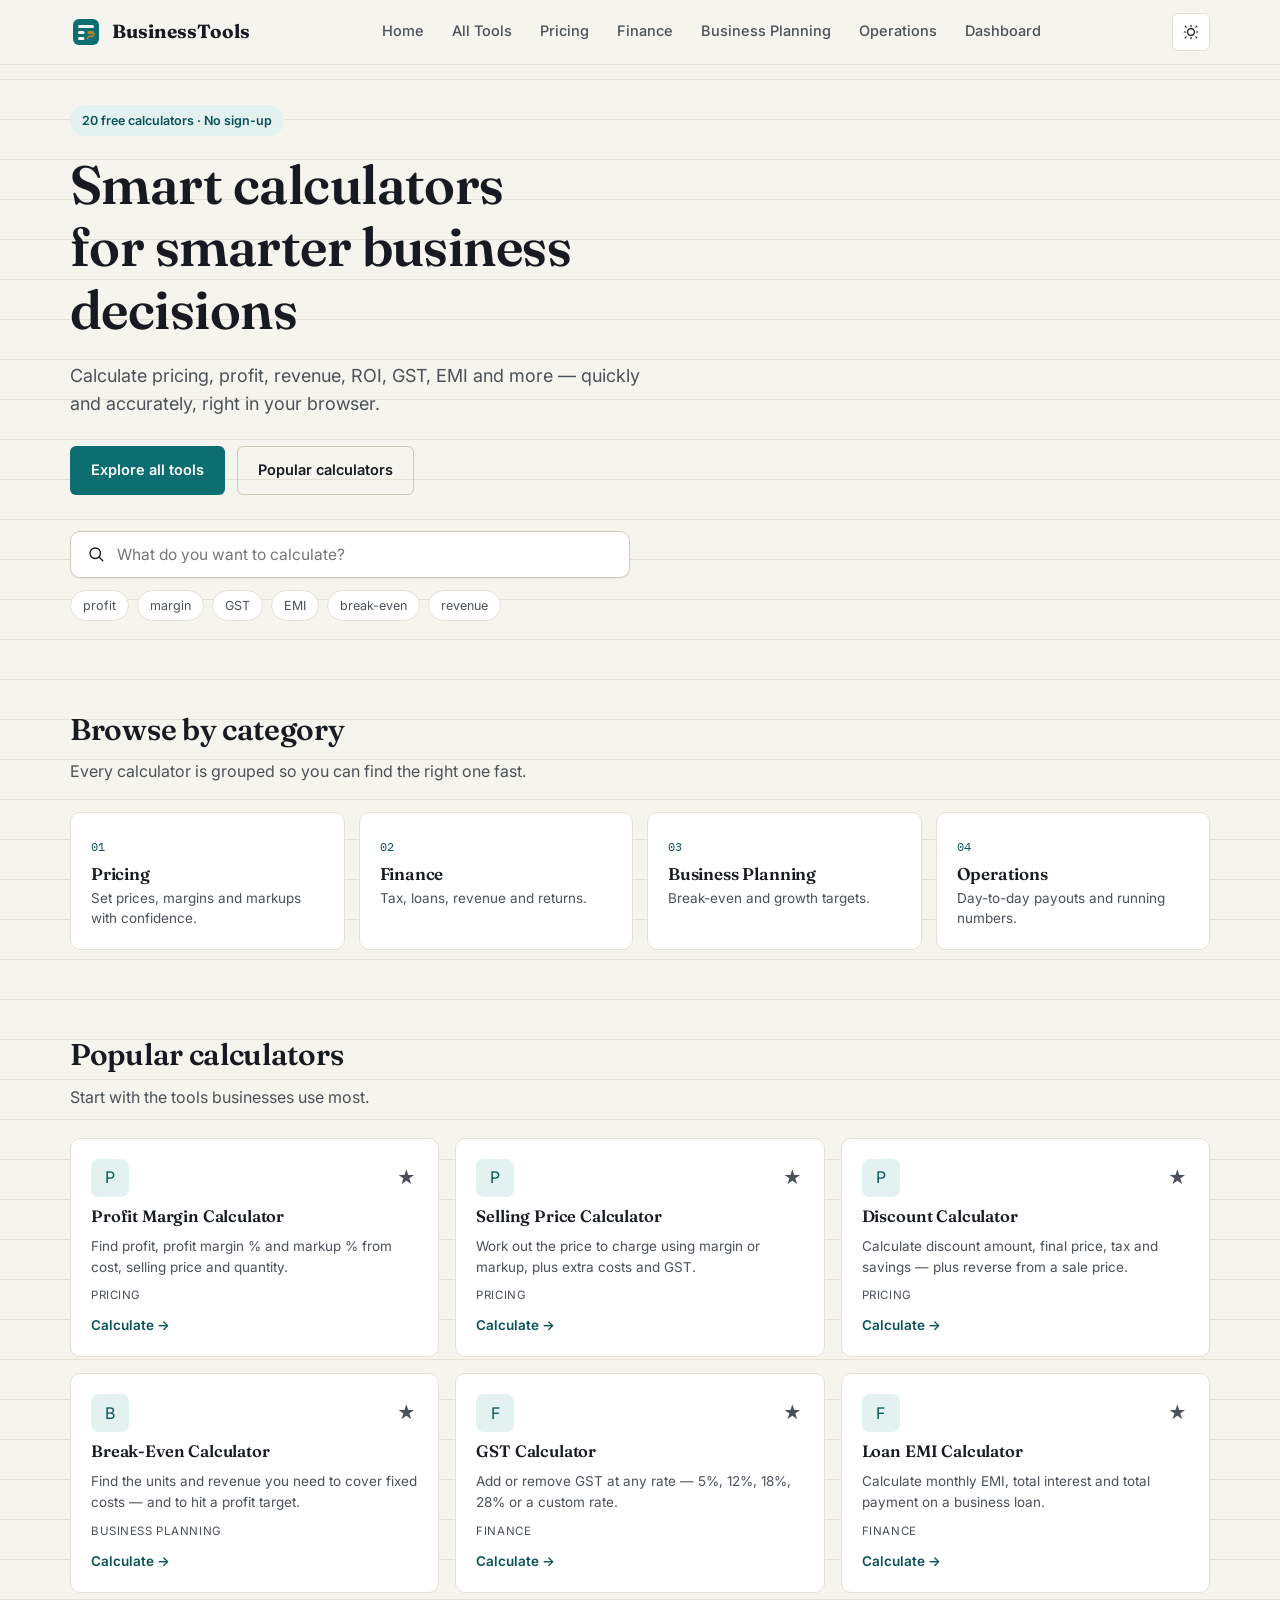
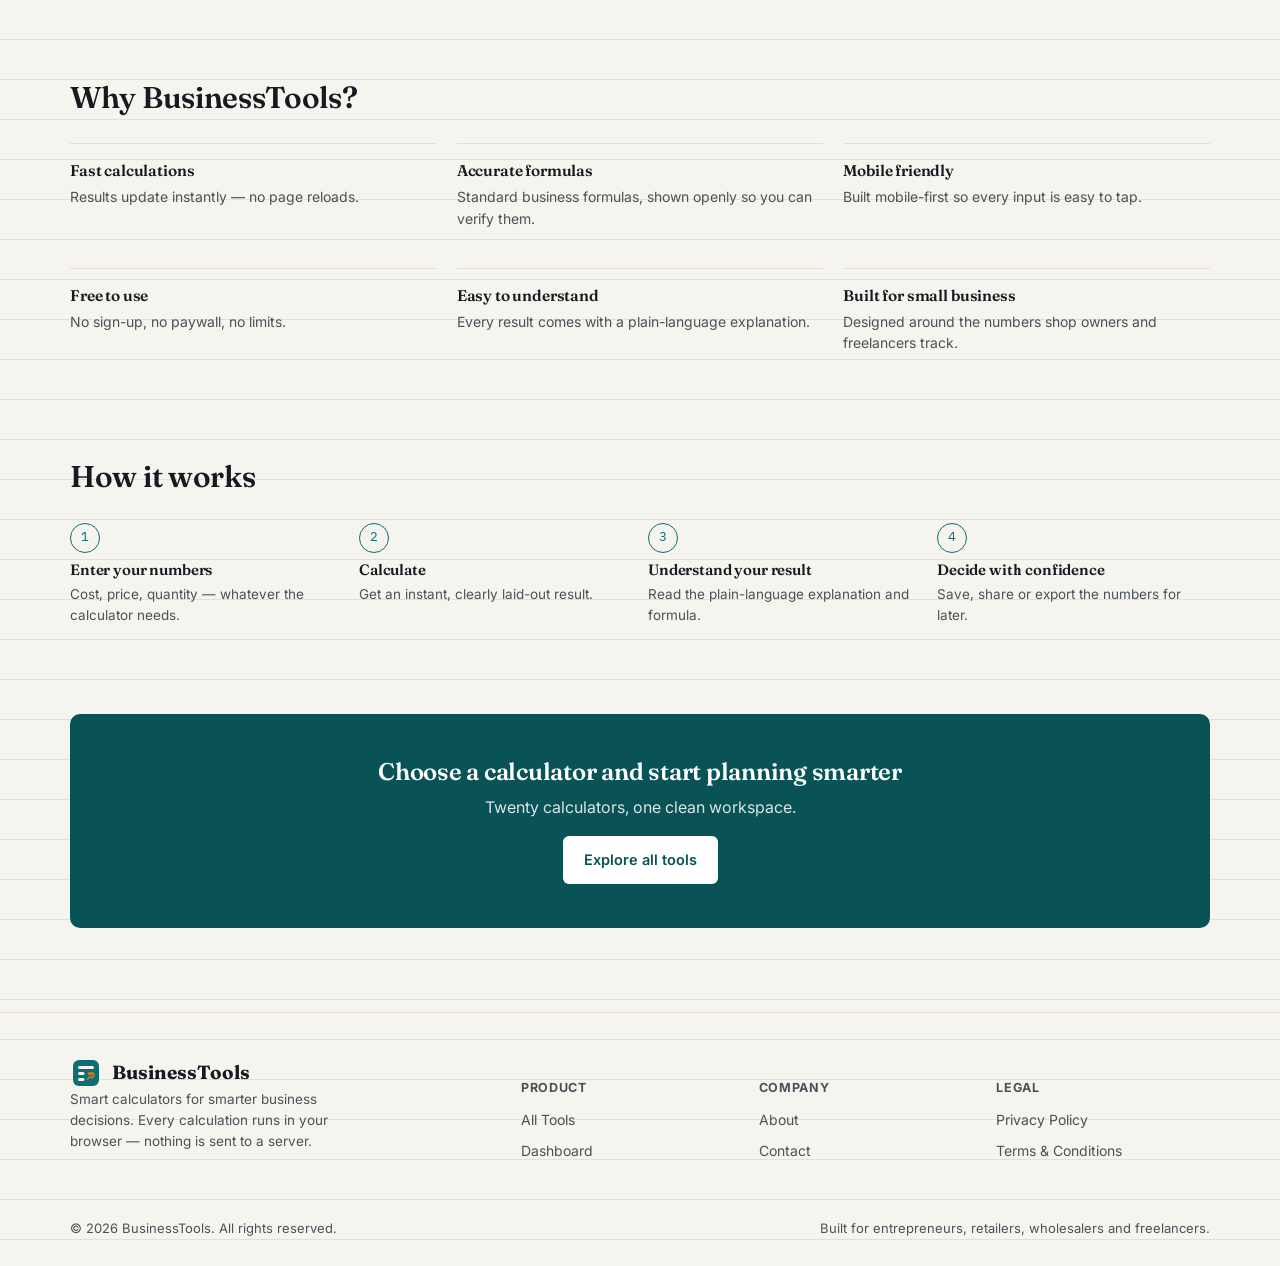
<file: index.html>
<!doctype html>
<html lang="en">
<head>
<meta charset="UTF-8">
<meta name="viewport" content="width=device-width, initial-scale=1, viewport-fit=cover"> 
<title>BusinessTools — Smart Calculators for Smarter Business Decisions</title>
<meta name="description" content="Free business calculators for pricing, profit, GST, EMI, break-even, revenue and ROI. Fast, accurate, mobile-friendly — no sign-up required.">
<meta name="theme-color" content="#0D6E72">
<link rel="icon" href="data:image/svg+xml,%3Csvg xmlns='http://www.w3.org/2000/svg' viewBox='0 0 32 32'%3E%3Crect x='3' y='3' width='26' height='26' rx='6' fill='%230D6E72'/%3E%3Crect x='8' y='9' width='16' height='3' rx='1.5' fill='%23F6F4EE'/%3E%3Crect x='8' y='15' width='6.5' height='3' rx='1.5' fill='%23F6F4EE'/%3E%3Crect x='17.5' y='15' width='6.5' height='3' rx='1.5' fill='%23B9812C'/%3E%3Crect x='8' y='21' width='6.5' height='3' rx='1.5' fill='%23F6F4EE'/%3E%3Cpath d='M17.5 22.3L20.3 19.3L22 21L24.5 17.8' stroke='%23B9812C' stroke-width='1.6' stroke-linecap='round' stroke-linejoin='round' fill='none'/%3E%3C/svg%3E">
<link rel="preconnect" href="https://fonts.googleapis.com">
<link rel="preconnect" href="https://fonts.gstatic.com" crossorigin>
<link href="https://fonts.googleapis.com/css2?family=Fraunces:wght@500;600;700&family=Inter:wght@400;500;600;700&family=IBM+Plex+Mono:wght@500;600&display=swap" rel="stylesheet">
<link rel="stylesheet" href="style.css">
</head>
<body class="ledger-bg">

<header class="site-header">
  <div class="container">
    <a class="brand" href="#/">
      <svg class="brand-mark" viewBox="0 0 32 32" fill="none" xmlns="http://www.w3.org/2000/svg" aria-hidden="true">
        <rect x="3" y="3" width="26" height="26" rx="6" fill="#0D6E72"/>
        <rect x="8" y="9" width="16" height="3" rx="1.5" fill="#F6F4EE"/>
        <rect x="8" y="15" width="6.5" height="3" rx="1.5" fill="#F6F4EE"/>
        <rect x="17.5" y="15" width="6.5" height="3" rx="1.5" fill="#B9812C"/>
        <rect x="8" y="21" width="6.5" height="3" rx="1.5" fill="#F6F4EE"/>
        <path d="M17.5 22.3L20.3 19.3L22 21L24.5 17.8" stroke="#B9812C" stroke-width="1.6" stroke-linecap="round" stroke-linejoin="round"/>
      </svg>
      <span class="brand-name">BusinessTools</span>
    </a>
    <nav class="nav-main" aria-label="Primary">
      <a href="#/" data-nav="/">Home</a>
      <a href="#/tools" data-nav="/tools">All Tools</a>
      <a href="#/tools/pricing" data-nav="">Pricing</a>
      <a href="#/tools/finance" data-nav="">Finance</a>
      <a href="#/tools/business-planning" data-nav="">Business Planning</a>
      <a href="#/tools/operations" data-nav="">Operations</a>
      <a href="#/dashboard" data-nav="/dashboard">Dashboard</a>
    </nav>
    <div class="header-actions">
      <button class="icon-btn" id="theme-toggle" aria-label="Toggle dark mode">
        <svg width="18" height="18" viewBox="0 0 24 24" fill="none" aria-hidden="true"><path d="M12 3v2M12 19v2M4.2 4.2l1.4 1.4M18.4 18.4l1.4 1.4M3 12h2M19 12h2M4.2 19.8l1.4-1.4M18.4 5.6l1.4-1.4" stroke="currentColor" stroke-width="1.6" stroke-linecap="round"/><circle cx="12" cy="12" r="4.5" stroke="currentColor" stroke-width="1.6"/></svg>
      </button>
      <button class="icon-btn mobile-menu-btn" id="mobile-open" aria-label="Open menu">
        <svg width="18" height="18" viewBox="0 0 24 24" fill="none" aria-hidden="true"><path d="M3 6h18M3 12h18M3 18h18" stroke="currentColor" stroke-width="1.8" stroke-linecap="round"/></svg>
      </button>
    </div>
  </div>
</header>

<div class="mobile-nav" id="mobile-menu">
  <div class="close-row">
    <a class="brand" href="#/"><span class="brand-name">BusinessTools</span></a>
    <button class="icon-btn" id="mobile-close" aria-label="Close menu">
      <svg width="18" height="18" viewBox="0 0 24 24" fill="none" aria-hidden="true"><path d="M6 6l12 12M18 6L6 18" stroke="currentColor" stroke-width="1.8" stroke-linecap="round"/></svg>
    </button>
  </div>
  <a href="#/">Home</a>
  <a href="#/tools">All Tools</a>
  <a href="#/tools/pricing">Pricing</a>
  <a href="#/tools/finance">Finance</a>
  <a href="#/tools/business-planning">Business Planning</a>
  <a href="#/tools/operations">Operations</a>
  <a href="#/dashboard">Dashboard</a>
  <a href="#/about">About</a>
  <a href="#/contact">Contact</a>
  <a href="#/privacy-policy">Privacy Policy</a>
  <a href="#/terms">Terms &amp; Conditions</a>
</div>

<main>
  <nav class="breadcrumb container" id="breadcrumb" aria-label="Breadcrumb"></nav>
  <div id="view-root" class="container"></div>
</main>

<footer class="site-footer">
  <div class="container">
    <div class="footer-grid">
      <div class="footer-brand">
        <a class="brand" href="#/">
          <svg class="brand-mark" viewBox="0 0 32 32" fill="none" xmlns="http://www.w3.org/2000/svg" aria-hidden="true"><rect x="3" y="3" width="26" height="26" rx="6" fill="#0D6E72"/><rect x="8" y="9" width="16" height="3" rx="1.5" fill="#F6F4EE"/><rect x="8" y="15" width="6.5" height="3" rx="1.5" fill="#F6F4EE"/><rect x="17.5" y="15" width="6.5" height="3" rx="1.5" fill="#B9812C"/><rect x="8" y="21" width="6.5" height="3" rx="1.5" fill="#F6F4EE"/><path d="M17.5 22.3L20.3 19.3L22 21L24.5 17.8" stroke="#B9812C" stroke-width="1.6" stroke-linecap="round" stroke-linejoin="round"/></svg>
          <span class="brand-name">BusinessTools</span>
        </a>
        <p>Smart calculators for smarter business decisions. Every calculation runs in your browser — nothing is sent to a server.</p>
      </div>
      <div class="footer-col">
        <h5>Product</h5>
        <a href="#/tools">All Tools</a>
        <a href="#/dashboard">Dashboard</a>
      </div>
      <div class="footer-col">
        <h5>Company</h5>
        <a href="#/about">About</a>
        <a href="#/contact">Contact</a>
      </div>
      <div class="footer-col">
        <h5>Legal</h5>
        <a href="#/privacy-policy">Privacy Policy</a>
        <a href="#/terms">Terms &amp; Conditions</a>
      </div>
    </div>
    <div class="footer-bottom">
      <span>© 2026 BusinessTools. All rights reserved.</span>
      <span>Built for entrepreneurs, retailers, wholesalers and freelancers.</span>
    </div>
  </div>
</footer>

<script src="script.js"></script>
</body>
</html>
</file>
<file: style.css>
/* ============================================================
   BusinessTools — Design System
   Signature: ledger-ruled surfaces + tabular monospace figures.
   Palette: warm paper / deep teal signal / amber growth tick.
   Type: Fraunces (display) + Inter (UI) + IBM Plex Mono (figures)
   ============================================================ */

:root{
  --paper:#F6F4EE;
  --surface:#FFFFFF;
  --ink:#171B21;
  --ink-soft:#4B5158;
  --line:#E4E0D6;
  --line-strong:#CFC9BA;
  --teal:#0D6E72;
  --teal-deep:#095357;
  --teal-tint:#E4F1F1;
  --amber:#B9812C;
  --amber-tint:#F7ECDA;
  --danger:#AD3B2A;
  --danger-tint:#F8E9E5;
  --success:#1E7E4F;
  --success-tint:#E4F3EA;
  --radius:10px;
  --radius-sm:6px;
  --shadow:0 1px 2px rgba(23,27,33,0.06);
  --shadow-md:0 4px 16px rgba(23,27,33,0.08);
  --font-display:'Fraunces',Georgia,serif;
  --font-body:'Inter',-apple-system,BlinkMacSystemFont,'Segoe UI',sans-serif;
  --font-mono:'IBM Plex Mono',ui-monospace,SFMono-Regular,Menlo,monospace;
  --max-w:1180px;
}

[data-theme="dark"]{
  --paper:#12151B;
  --surface:#1A1F27;
  --ink:#F1EFE9;
  --ink-soft:#A9AFB8;
  --line:#2B313B;
  --line-strong:#3A414D;
  --teal:#3FB6BA;
  --teal-deep:#2C8F92;
  --teal-tint:#173235;
  --amber:#E0AC5C;
  --amber-tint:#2E2717;
  --danger:#E58A78;
  --danger-tint:#33201C;
  --success:#5FCB8E;
  --success-tint:#17301F;
  --shadow:0 1px 2px rgba(0,0,0,0.3);
  --shadow-md:0 8px 24px rgba(0,0,0,0.35);
}

*{box-sizing:border-box;}
html{-webkit-text-size-adjust:100%;}
body{
  margin:0;
  background:var(--paper);
  color:var(--ink);
  font-family:var(--font-body);
  font-size:16px;
  line-height:1.55;
  -webkit-font-smoothing:antialiased;
}
img{max-width:100%;display:block;}
a{color:inherit;}
h1,h2,h3,h4{font-family:var(--font-display);font-weight:600;line-height:1.15;margin:0 0 .4em;letter-spacing:-0.01em;}
p{margin:0 0 1em;color:var(--ink-soft);}
button,input,select,textarea{font-family:inherit;font-size:inherit;color:inherit;}
:focus-visible{outline:2px solid var(--teal);outline-offset:2px;}
.container{max-width:var(--max-w);margin:0 auto;padding:0 20px;}
.mono{font-family:var(--font-mono);font-variant-numeric:tabular-nums;}

/* ---------- Ledger rule texture (signature element) ---------- */
.ledger-bg{
  background-image:repeating-linear-gradient(
    to bottom, transparent 0 39px, var(--line) 39px 40px
  );
}
.ledger-tick{
  position:relative;padding-left:14px;
}
.ledger-tick::before{
  content:"";position:absolute;left:0;top:2px;bottom:2px;width:3px;
  background:var(--teal);border-radius:2px;
}
.ledger-tick--amber::before{background:var(--amber);}
.ledger-tick--danger::before{background:var(--danger);}

/* ---------- Header ---------- */
.site-header{
  position:sticky;top:0;z-index:50;
  background:var(--paper);
  border-bottom:1px solid var(--line);
}
.site-header .container{
  display:flex;align-items:center;justify-content:space-between;
  height:64px;
}
.brand{display:flex;align-items:center;gap:10px;text-decoration:none;}
.brand-mark{width:32px;height:32px;flex:0 0 auto;}
.brand-name{font-family:var(--font-display);font-weight:700;font-size:19px;color:var(--ink);}
.nav-main{display:flex;align-items:center;gap:28px;}
.nav-main a{
  text-decoration:none;font-size:14.5px;font-weight:500;color:var(--ink-soft);
  padding:6px 0;border-bottom:2px solid transparent;
}
.nav-main a:hover,.nav-main a.active{color:var(--ink);border-bottom-color:var(--teal);}
.header-actions{display:flex;align-items:center;gap:10px;}
.icon-btn{
  width:38px;height:38px;border-radius:var(--radius-sm);border:1px solid var(--line);
  background:var(--surface);display:flex;align-items:center;justify-content:center;
  cursor:pointer;color:var(--ink);
}
.icon-btn:hover{border-color:var(--line-strong);}
.mobile-menu-btn{display:none;}

/* Mobile nav */
.mobile-nav{
  display:none;position:fixed;inset:0;z-index:60;background:var(--paper);
  padding:20px;overflow-y:auto;
}
.mobile-nav.open{display:block;}
.mobile-nav .close-row{display:flex;justify-content:space-between;align-items:center;margin-bottom:24px;}
.mobile-nav a{display:block;padding:14px 4px;font-size:17px;text-decoration:none;color:var(--ink);border-bottom:1px solid var(--line);}
.mobile-nav .cat-label{font-size:12px;text-transform:uppercase;letter-spacing:.08em;color:var(--ink-soft);margin:18px 0 4px;}

@media(max-width:860px){
  .nav-main{display:none;}
  .mobile-menu-btn{display:flex;}
}

/* ---------- Buttons ---------- */
.btn{
  display:inline-flex;align-items:center;justify-content:center;gap:8px;
  padding:12px 20px;border-radius:var(--radius-sm);font-weight:600;font-size:14.5px;
  text-decoration:none;cursor:pointer;border:1px solid transparent;transition:transform .04s ease;
  min-height:44px;
}
.btn:active{transform:scale(0.98);}
.btn-primary{background:var(--teal);color:#fff;}
.btn-primary:hover{background:var(--teal-deep);}
.btn-outline{background:transparent;border-color:var(--line-strong);color:var(--ink);}
.btn-outline:hover{border-color:var(--teal);color:var(--teal);}
.btn-ghost{background:transparent;color:var(--ink-soft);border:none;}
.btn-ghost:hover{color:var(--ink);}
.btn-sm{padding:8px 14px;font-size:13px;min-height:36px;}
.btn-block{width:100%;}
.btn:disabled{opacity:.5;cursor:not-allowed;}

/* ---------- Hero ---------- */
.hero{padding:64px 0 48px;position:relative;}
.hero-eyebrow{
  display:inline-flex;align-items:center;gap:6px;font-size:12.5px;font-weight:600;
  color:var(--teal-deep);background:var(--teal-tint);padding:6px 12px;border-radius:99px;margin-bottom:18px;
}
.hero h1{font-size:clamp(32px,5.5vw,54px);max-width:14ch;}
.hero .lede{font-size:18px;max-width:52ch;margin-bottom:28px;}
.hero-actions{display:flex;gap:12px;flex-wrap:wrap;margin-bottom:36px;}

.search-box{
  display:flex;align-items:center;gap:10px;background:var(--surface);
  border:1px solid var(--line-strong);border-radius:var(--radius);
  padding:12px 16px;max-width:560px;box-shadow:var(--shadow);position:relative;
}
.search-box input{flex:1;border:none;background:transparent;font-size:15.5px;outline:none;}
.search-hints{display:flex;gap:8px;flex-wrap:wrap;margin-top:12px;}
.chip{
  font-size:12.5px;padding:5px 12px;border-radius:99px;background:var(--surface);
  border:1px solid var(--line);cursor:pointer;color:var(--ink-soft);
}
.chip:hover{border-color:var(--teal);color:var(--teal-deep);}
.search-results{
  position:absolute;top:calc(100% + 8px);left:0;right:0;background:var(--surface);
  border:1px solid var(--line-strong);border-radius:var(--radius);box-shadow:var(--shadow-md);
  z-index:40;max-height:340px;overflow-y:auto;display:none;
}
.search-results.open{display:block;}
.search-results a{
  display:flex;justify-content:space-between;gap:8px;padding:12px 16px;text-decoration:none;
  color:var(--ink);border-bottom:1px solid var(--line);font-size:14.5px;
}
.search-results a:last-child{border-bottom:none;}
.search-results a:hover{background:var(--paper);}
.search-results .cat{color:var(--ink-soft);font-size:12px;}
.search-empty{padding:16px;color:var(--ink-soft);font-size:14px;}

/* ---------- Sections ---------- */
section{padding:44px 0;}
.section-head{margin-bottom:28px;}
.section-head h2{font-size:clamp(22px,3vw,30px);}
.section-head .sub{color:var(--ink-soft);max-width:56ch;}

/* Categories */
.cat-grid{display:grid;grid-template-columns:repeat(4,1fr);gap:14px;}
.cat-card{
  background:var(--surface);border:1px solid var(--line);border-radius:var(--radius);
  padding:20px;text-decoration:none;color:var(--ink);transition:border-color .12s;
}
.cat-card:hover{border-color:var(--teal);}
.cat-card .n{font-family:var(--font-mono);font-size:12px;color:var(--teal-deep);}
.cat-card h3{font-size:17px;margin:6px 0 4px;}
.cat-card p{font-size:13.5px;margin:0;}

/* Calculator cards */
.tool-grid{display:grid;grid-template-columns:repeat(3,1fr);gap:16px;}
.tool-card{
  background:var(--surface);border:1px solid var(--line);border-radius:var(--radius);
  padding:20px;text-decoration:none;color:var(--ink);display:flex;flex-direction:column;gap:10px;
  transition:border-color .12s, transform .12s;
}
.tool-card:hover{border-color:var(--teal);transform:translateY(-2px);}
.tool-icon{
  width:38px;height:38px;border-radius:8px;background:var(--teal-tint);color:var(--teal-deep);
  display:flex;align-items:center;justify-content:center;
}
.tool-card h3{font-size:16.5px;margin:0;}
.tool-card p{font-size:13.5px;margin:0;flex:1;}
.tool-card .cat-tag{font-size:11.5px;color:var(--ink-soft);text-transform:uppercase;letter-spacing:.05em;}
.tool-card .go{font-size:13.5px;font-weight:600;color:var(--teal-deep);}
.fav-btn{
  position:relative;margin-left:auto;background:none;border:none;cursor:pointer;color:var(--ink-soft);
  font-size:18px;line-height:1;padding:2px;
}
.fav-btn.active{color:var(--amber);}

/* Why / How */
.why-grid{display:grid;grid-template-columns:repeat(3,1fr);gap:20px;}
.why-item{padding:18px 0;border-top:1px solid var(--line);}
.why-item h4{font-size:15.5px;}
.why-item p{font-size:14px;margin:0;}
.how-steps{display:grid;grid-template-columns:repeat(4,1fr);gap:16px;counter-reset:step;}
.how-step{position:relative;padding-top:38px;}
.how-step::before{
  counter-increment:step;content:counter(step);
  font-family:var(--font-mono);font-size:13px;color:var(--teal);
  position:absolute;top:0;left:0;width:28px;height:28px;border:1px solid var(--teal);border-radius:50%;
  display:flex;align-items:center;justify-content:center;
}
.how-step h4{font-size:15px;}
.how-step p{font-size:13.5px;margin:0;}

.cta-band{
  background:var(--teal-deep);color:#fff;border-radius:var(--radius);
  padding:44px 32px;text-align:center;
}
.cta-band h2{color:#fff;}
.cta-band p{color:rgba(255,255,255,.85);}
.cta-band .btn-primary{background:#fff;color:var(--teal-deep);}
.cta-band .btn-primary:hover{background:var(--amber-tint);}

/* ---------- Breadcrumb ---------- */
.breadcrumb{font-size:13px;color:var(--ink-soft);padding:16px 0 0;}
.breadcrumb a{text-decoration:none;color:var(--ink-soft);}
.breadcrumb a:hover{color:var(--teal-deep);}

/* ---------- Calculator layout ---------- */
.calc-head{padding:20px 0 24px;border-bottom:1px solid var(--line);margin-bottom:28px;}
.calc-head h1{font-size:clamp(24px,4vw,32px);}
.calc-head .desc{max-width:64ch;font-size:15.5px;}
.calc-grid{display:grid;grid-template-columns:1.1fr 1fr;gap:24px;align-items:start;}
.panel{
  background:var(--surface);border:1px solid var(--line);border-radius:var(--radius);
  padding:24px;
}
.panel h2{font-size:16px;text-transform:uppercase;letter-spacing:.04em;color:var(--ink-soft);margin-bottom:18px;}
.panel-sticky{position:sticky;top:84px;}

.field{margin-bottom:18px;}
.field label{display:block;font-size:14px;font-weight:600;margin-bottom:6px;}
.field .hint{font-size:12.5px;color:var(--ink-soft);margin-bottom:6px;}
.field-error{font-size:12.5px;color:var(--danger);margin-top:6px;display:none;}
.field.invalid .field-error{display:block;}
.field.invalid input,.field.invalid select{border-color:var(--danger)!important;}

.input-wrap{position:relative;display:flex;align-items:stretch;}
.input-wrap .prefix,.input-wrap .suffix{
  display:flex;align-items:center;padding:0 12px;background:var(--paper);
  border:1px solid var(--line-strong);color:var(--ink-soft);font-size:14.5px;
}
.input-wrap .prefix{border-right:none;border-radius:var(--radius-sm) 0 0 var(--radius-sm);}
.input-wrap .suffix{border-left:none;border-radius:0 var(--radius-sm) var(--radius-sm) 0;}
.input-wrap input,.input-wrap select{
  flex:1;min-width:0;border:1px solid var(--line-strong);padding:12px 14px;border-radius:var(--radius-sm);
  background:var(--surface);font-size:15.5px;font-family:var(--font-mono);
}
.input-wrap input:focus,.input-wrap select:focus{border-color:var(--teal);}
.input-wrap .prefix + input,.input-wrap select + .suffix{border-radius:0;}
.input-wrap .prefix + input{border-radius:0 var(--radius-sm) var(--radius-sm) 0;}
select.mode-select{width:100%;padding:12px 14px;border:1px solid var(--line-strong);border-radius:var(--radius-sm);background:var(--surface);}

.mode-toggle{display:flex;border:1px solid var(--line-strong);border-radius:var(--radius-sm);overflow:hidden;margin-bottom:18px;}
.mode-toggle button{
  flex:1;padding:10px;background:var(--surface);border:none;cursor:pointer;font-size:13.5px;font-weight:600;
  color:var(--ink-soft);border-right:1px solid var(--line-strong);
}
.mode-toggle button:last-child{border-right:none;}
.mode-toggle button.active{background:var(--teal);color:#fff;}

.field-actions{display:flex;gap:10px;margin-top:22px;}

.results-empty{color:var(--ink-soft);font-size:14.5px;padding:20px 0;}
.result-hero{
  background:var(--teal-tint);border-radius:var(--radius-sm);padding:20px;margin-bottom:16px;
}
.result-hero .label{font-size:13px;color:var(--teal-deep);font-weight:600;text-transform:uppercase;letter-spacing:.04em;}
.result-hero .value{font-family:var(--font-mono);font-size:32px;font-weight:600;color:var(--ink);margin-top:4px;}
.result-hero.negative{background:var(--danger-tint);}
.result-hero.negative .label{color:var(--danger);}
.result-grid{display:grid;grid-template-columns:1fr 1fr;gap:12px;margin-bottom:18px;}
.result-item{padding:12px 0 12px 14px;border-left:2px solid var(--line);}
.result-item .label{font-size:12.5px;color:var(--ink-soft);}
.result-item .value{font-family:var(--font-mono);font-size:18px;font-weight:600;}

.result-actions{display:flex;gap:8px;flex-wrap:wrap;margin-top:12px;}

.notice{
  display:none;padding:12px 14px;border-radius:var(--radius-sm);font-size:13.5px;margin-bottom:16px;
  background:var(--danger-tint);color:var(--danger);border:1px solid var(--danger);
}
.notice.show{display:block;}

.formula-card{
  background:var(--surface);border:1px solid var(--line);border-radius:var(--radius);
  padding:22px;margin-top:24px;
}
.formula-card h2{font-size:18px;}
.formula-eq{
  font-family:var(--font-mono);background:var(--paper);border:1px solid var(--line);
  border-radius:var(--radius-sm);padding:14px 16px;font-size:14.5px;margin:10px 0;overflow-x:auto;white-space:pre;
}
.formula-vars{font-size:13.5px;}
.formula-vars li{margin-bottom:4px;color:var(--ink-soft);}

.tips-card{
  background:var(--amber-tint);border:1px solid var(--line);border-radius:var(--radius);padding:20px;margin-top:20px;
}
.tips-card h3{font-size:15px;}
.tips-card ul{margin:0;padding-left:18px;font-size:14px;color:var(--ink-soft);}
.tips-card li{margin-bottom:6px;}

.faq-item{border-bottom:1px solid var(--line);padding:14px 0;}
.faq-item summary{cursor:pointer;font-weight:600;font-size:15px;list-style:none;display:flex;justify-content:space-between;align-items:center;}
.faq-item summary::-webkit-details-marker{display:none;}
.faq-item summary::after{content:"+";font-size:20px;color:var(--teal);}
.faq-item[open] summary::after{content:"−";}
.faq-item p{margin-top:10px;font-size:14.5px;}

.related-grid{display:grid;grid-template-columns:repeat(4,1fr);gap:14px;}

/* Chart bar (simple, no dependency) */
.bar-chart{display:flex;align-items:flex-end;gap:6px;height:140px;margin:16px 0;}
.bar-chart .bar{flex:1;background:var(--teal);border-radius:3px 3px 0 0;position:relative;min-height:2px;}
.bar-chart .bar.b2{background:var(--amber);}
.bar-legend{display:flex;gap:16px;font-size:12.5px;color:var(--ink-soft);}
.bar-legend .dot{display:inline-block;width:8px;height:8px;border-radius:50%;margin-right:6px;}
.bar-legend .dot.teal{background:var(--teal);}
.bar-legend .dot.amber{background:var(--amber);}

/* Toast */
.toast{
  position:fixed;bottom:24px;left:50%;transform:translateX(-50%) translateY(10px);
  background:var(--ink);color:var(--paper);padding:12px 20px;border-radius:var(--radius-sm);
  font-size:14px;opacity:0;pointer-events:none;transition:all .18s ease;z-index:100;
}
.toast.show{opacity:1;transform:translateX(-50%) translateY(0);}

/* Footer */
.site-footer{border-top:1px solid var(--line);padding:44px 0 28px;margin-top:40px;}
.footer-grid{display:grid;grid-template-columns:2fr 1fr 1fr 1fr;gap:24px;margin-bottom:28px;}
.footer-brand p{font-size:13.5px;max-width:30ch;}
.footer-col h5{font-size:12.5px;text-transform:uppercase;letter-spacing:.05em;color:var(--ink-soft);margin-bottom:12px;}
.footer-col a{display:block;font-size:14px;text-decoration:none;color:var(--ink-soft);margin-bottom:9px;}
.footer-col a:hover{color:var(--teal-deep);}
.footer-bottom{border-top:1px solid var(--line);padding-top:18px;font-size:13px;color:var(--ink-soft);display:flex;justify-content:space-between;flex-wrap:wrap;gap:8px;}

/* History / dashboard */
.hist-row{display:flex;justify-content:space-between;align-items:center;padding:14px 0;border-bottom:1px solid var(--line);gap:10px;}
.hist-row .meta{font-size:13px;color:var(--ink-soft);}
.hist-row .name{font-weight:600;font-size:14.5px;}
.dash-grid{display:grid;grid-template-columns:2fr 1fr;gap:24px;}
.empty-state{text-align:center;padding:40px 20px;color:var(--ink-soft);}

/* Utility */
.stack{display:flex;flex-direction:column;}
.mt-0{margin-top:0;}
.text-center{text-align:center;}
.visually-hidden{position:absolute;width:1px;height:1px;overflow:hidden;clip:rect(0 0 0 0);}

/* ---------- Responsive ---------- */
@media(max-width:960px){
  .cat-grid,.tool-grid,.why-grid,.related-grid{grid-template-columns:repeat(2,1fr);}
  .how-steps{grid-template-columns:repeat(2,1fr);}
  .calc-grid{grid-template-columns:1fr;}
  .panel-sticky{position:static;}
  .footer-grid{grid-template-columns:1fr 1fr;}
  .dash-grid{grid-template-columns:1fr;}
}
@media(max-width:560px){
  .cat-grid,.tool-grid,.why-grid,.how-steps,.related-grid{grid-template-columns:1fr;}
  .result-grid{grid-template-columns:1fr 1fr;}
  .footer-grid{grid-template-columns:1fr;}
  .hero{padding:40px 0 32px;}
  section{padding:32px 0;}
}

/* ---------- SPA-specific additions ---------- */
#view-root{min-height:60vh;}
.nav-main a.router-active,.mobile-nav a.router-active{color:var(--ink);}
.nav-main a.router-active{border-bottom-color:var(--teal);}
</file>
